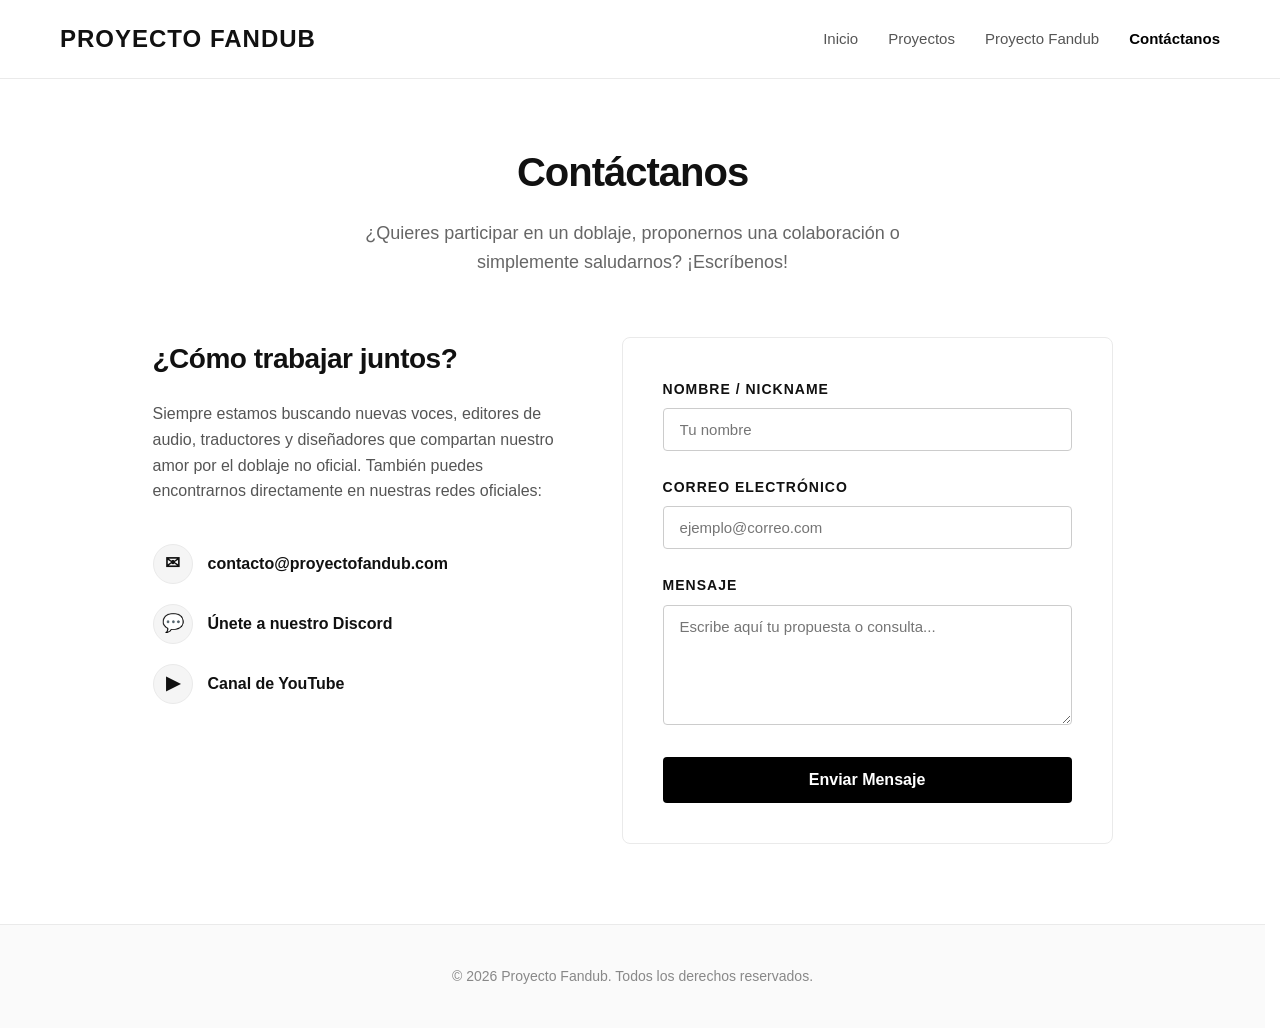
<file: contactanos.html>
<!DOCTYPE html>
<html lang="es">
<head>
    <meta charset="UTF-8">
    <meta name="viewport" content="width=device-width, initial-scale=1.0">
    <title>Proyecto Fandub | Contáctanos</title>
    <style>
        /* Previene el salto de diseño (Layout Shift) al cambiar entre páginas con y sin scrollbar */
        html {
            scrollbar-gutter: stable;
        }

        /* Estilos Globales - Minimalista Blanco y Negro */
        * {
            margin: 0;
            padding: 0;
            box-sizing: border-box;
            font-family: 'Segoe UI', Tahoma, Geneva, Verdana, sans-serif;
        }

        body {
            background-color: #ffffff;
            color: #111111;
            line-height: 1.6;
            overflow-x: hidden; /* Evita scrolls horizontales en pantallas móviles */
        }

        /* ==========================================================================
           Barra de Navegación (Nav) - IDÉNTICA AL INDEX
           ========================================================================== */
        header {
            position: fixed;
            top: 0;
            left: 0;
            width: 100%;
            background-color: rgba(255, 255, 255, 0.98);
            border-bottom: 1px solid #eaeaea;
            z-index: 1000;
        }

        .nav-container {
            max-width: 1200px;
            margin: 0 auto;
            display: flex;
            justify-content: space-between;
            align-items: center;
            padding: 20px;
            position: relative;
        }

        .logo {
            font-size: 24px;
            font-weight: 800;
            letter-spacing: 1px;
            text-transform: uppercase;
            white-space: nowrap;
        }

        /* Botón de Hamburguesa (Oculto por defecto en PC) */
        .menu-toggle {
            display: none;
            flex-direction: column;
            gap: 5px;
            background: none;
            border: none;
            cursor: pointer;
            padding: 5px;
            z-index: 1001;
        }

        .menu-toggle span {
            display: block;
            width: 25px;
            height: 3px;
            background-color: #111111;
            transition: all 0.3s ease;
        }

        /* Animación del botón de hamburguesa al transformarse en X */
        .menu-toggle.open span:nth-child(1) {
            transform: translateY(8px) rotate(45deg);
        }
        .menu-toggle.open span:nth-child(2) {
            opacity: 0;
        }
        .menu-toggle.open span:nth-child(3) {
            transform: translateY(-8px) rotate(-45deg);
        }

        nav ul {
            display: flex;
            list-style: none;
            gap: 30px;
        }

        nav ul li a {
            text-decoration: none;
            color: #555555;
            font-weight: 500;
            font-size: 15px;
            transition: color 0.3s ease;
            white-space: nowrap;
        }

        nav ul li a:hover, nav ul li a.active {
            color: #000000;
            font-weight: 700;
        }

        /* Adaptación móvil de la Nav */
        @media (max-width: 768px) {
            .menu-toggle {
                display: flex;
            }

            nav ul {
                display: none; /* Oculto por defecto en móvil */
                flex-direction: column;
                position: absolute;
                top: 100%;
                left: 0;
                width: 100%;
                background-color: #ffffff;
                border-bottom: 1px solid #eaeaea;
                padding: 20px;
                gap: 20px;
                box-shadow: 0 10px 15px rgba(0,0,0,0.05);
            }

            /* Clase que activa el menú con JavaScript */
            nav ul.show {
                display: flex;
            }

            nav ul li {
                width: 100%;
                text-align: center;
            }

            nav ul li a {
                display: block;
                font-size: 18px;
                padding: 10px 0;
            }
        }

        /* ==========================================================================
           Contenido Principal
           ========================================================================== */
        main {
            max-width: 1000px;
            margin: 140px auto 80px auto;
            padding: 0 20px;
        }

        .contact-header {
            text-align: center;
            margin-bottom: 60px;
        }

        .contact-header h1 {
            font-size: 40px;
            font-weight: 800;
            letter-spacing: -1px;
            margin-bottom: 15px;
        }

        .contact-header p {
            font-size: 18px;
            color: #666666;
            max-width: 600px;
            margin: 0 auto;
        }

        .contact-container {
            display: grid;
            grid-template-columns: 1fr 1.2fr;
            gap: 60px;
            align-items: start;
        }

        .contact-info h2 {
            font-size: 28px;
            font-weight: 700;
            margin-bottom: 20px;
            letter-spacing: -0.5px;
        }

        .contact-info p {
            color: #555555;
            margin-bottom: 30px;
            font-size: 16px;
        }

        .social-links {
            margin-top: 40px;
        }

        .social-item {
            display: flex;
            align-items: center;
            margin-bottom: 20px;
            text-decoration: none;
            color: #111111;
            font-weight: 600;
            font-size: 16px;
            transition: opacity 0.3s ease;
        }

        .social-item:hover {
            opacity: 0.7;
        }

        .social-icon {
            width: 40px;
            height: 40px;
            background-color: #f5f5f5;
            border: 1px solid #eaeaea;
            border-radius: 50%;
            display: flex;
            align-items: center;
            justify-content: center;
            margin-right: 15px;
            font-size: 18px;
        }

        .contact-form {
            background-color: #ffffff;
            border: 1px solid #eaeaea;
            border-radius: 8px;
            padding: 40px;
        }

        .form-group {
            margin-bottom: 25px;
        }

        .form-group label {
            display: block;
            font-size: 14px;
            font-weight: 600;
            margin-bottom: 8px;
            text-transform: uppercase;
            letter-spacing: 1px;
        }

        .form-group input, .form-group textarea {
            width: 100%;
            padding: 12px 16px;
            border: 1px solid #cccccc;
            border-radius: 4px;
            font-size: 15px;
            background-color: #ffffff;
            color: #111111;
            transition: border-color 0.3s ease;
            outline: none;
        }

        .form-group input:focus, .form-group textarea:focus {
            border-color: #000000;
        }

        .form-group textarea {
            resize: vertical;
            min-height: 120px;
        }

        .btn-submit {
            display: block;
            width: 100%;
            padding: 14px;
            background-color: #000000;
            color: #ffffff;
            border: none;
            border-radius: 4px;
            font-size: 16px;
            font-weight: 600;
            cursor: pointer;
            transition: background-color 0.3s ease;
        }

        .btn-submit:hover {
            background-color: #333333;
        }

        /* Ajustes específicos de contacto para móviles */
        @media (max-width: 768px) {
            main {
                margin-top: 110px; /* Equilibra la distancia del menú */
            }
            .contact-header h1 {
                font-size: 32px;
            }
            .contact-container {
                grid-template-columns: 1fr;
                gap: 40px;
            }
            .contact-form {
                padding: 25px 20px;
            }
        }

        footer {
            border-top: 1px solid #eaeaea;
            padding: 40px 20px;
            text-align: center;
            font-size: 14px;
            color: #888888;
            background-color: #fafafa;
            margin-top: 80px;
        }
    </style>
</head>
<body>

    <header>
        <div class="nav-container">
            <div class="logo">Proyecto Fandub</div>
            
            <button class="menu-toggle" id="mobileMenuBtn" aria-label="Abrir menú">
                <span></span>
                <span></span>
                <span></span>
            </button>

            <nav>
                <ul id="navLinks">
                    <li><a href="index.html">Inicio</a></li>
                    <li><a href="proyectos.html">Proyectos</a></li>
                    <li><a href="proyecto-fandub.html">Proyecto Fandub</a></li>
                    <li><a href="contactanos.html" class="active">Contáctanos</a></li>
                </ul>
            </nav>
        </div>
    </header>

    <main>
        <div class="contact-header">
            <h1>Contáctanos</h1>
            <p>¿Quieres participar en un doblaje, proponernos una colaboración o simplemente saludarnos? ¡Escríbenos!</p>
        </div>

        <section class="contact-container">
            <div class="contact-info">
                <h2>¿Cómo trabajar juntos?</h2>
                <p>Siempre estamos buscando nuevas voces, editores de audio, traductores y diseñadores que compartan nuestro amor por el doblaje no oficial. También puedes encontrarnos directamente en nuestras redes oficiales:</p>
                
                <div class="social-links">
                    <a href="#" class="social-item">
                        <div class="social-icon">✉</div>
                        <span>contacto@proyectofandub.com</span>
                    </a>
                    <a href="#" class="social-item">
                        <div class="social-icon">💬</div>
                        <span>Únete a nuestro Discord</span>
                    </a>
                    <a href="#" class="social-item">
                        <div class="social-icon">▶</div>
                        <span>Canal de YouTube</span>
                    </a>
                </div>
            </div>

            <form class="contact-form" onsubmit="event.preventDefault(); alert('¡Mensaje enviado con éxito!');">
                <div class="form-group">
                    <label for="name">Nombre / Nickname</label>
                    <input type="text" id="name" placeholder="Tu nombre" required>
                </div>
                <div class="form-group">
                    <label for="email">Correo Electrónico</label>
                    <input type="email" id="email" placeholder="ejemplo@correo.com" required>
                </div>
                <div class="form-group">
                    <label for="message">Mensaje</label>
                    <textarea id="message" placeholder="Escribe aquí tu propuesta o consulta..." required></textarea>
                </div>
                <button type="submit" class="btn-submit">Enviar Mensaje</button>
            </form>
        </section>
    </main>

    <footer>
        <p>&copy; 2026 Proyecto Fandub. Todos los derechos reservados.</p>
    </footer>

    <script>
        document.addEventListener('DOMContentLoaded', () => {
            const mobileMenuBtn = document.getElementById('mobileMenuBtn');
            const navLinks = document.getElementById('navLinks');

            // Alternar clases al presionar el botón
            mobileMenuBtn.addEventListener('click', () => {
                navLinks.classList.toggle('show');
                mobileMenuBtn.classList.toggle('open');
            });

            // Cerrar el menú si el usuario toca la pantalla fuera de él
            document.addEventListener('click', (e) => {
                if (!mobileMenuBtn.contains(e.target) && !navLinks.contains(e.target)) {
                    navLinks.classList.remove('show');
                    mobileMenuBtn.classList.remove('open');
                }
            });
        });
    </script>
</body>
</html>
</file>
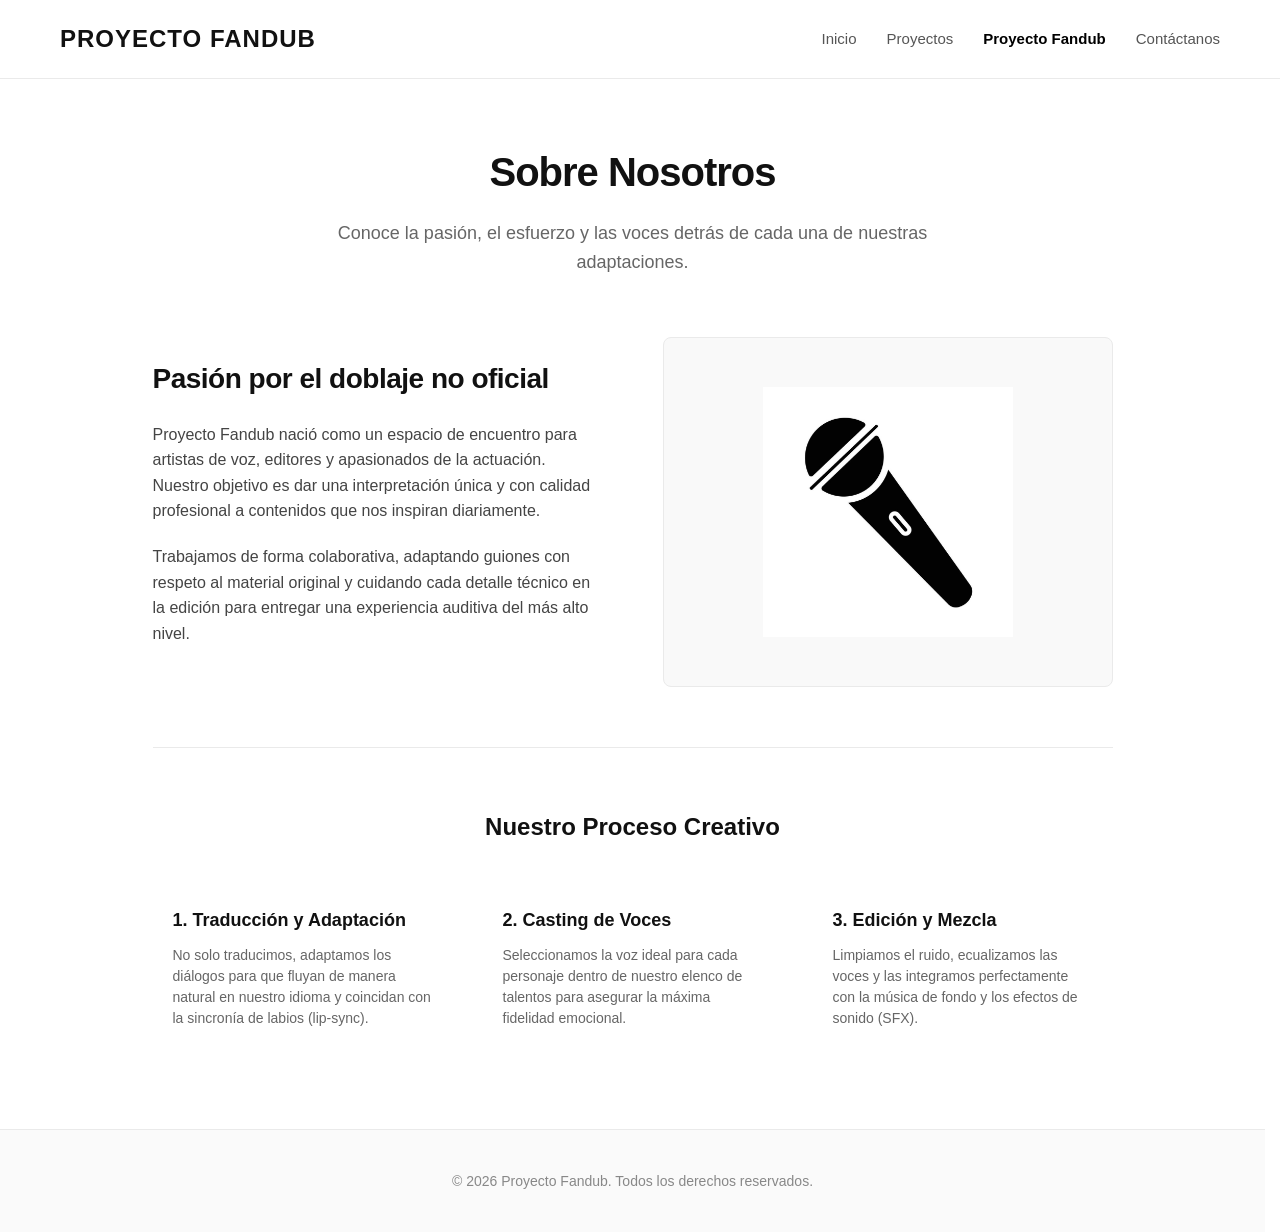
<file: proyecto-fandub.html>
<!DOCTYPE html>
<html lang="es">
<head>
    <meta charset="UTF-8">
    <meta name="viewport" content="width=device-width, initial-scale=1.0">
    <title>Proyecto Fandub | Sobre Nosotros</title>
    <style>
        /* Previene el salto de diseño (Layout Shift) al cambiar entre páginas con y sin scrollbar */
        html {
            scrollbar-gutter: stable;
        }

        /* Estilos Globales - Minimalista Blanco y Negro */
        * {
            margin: 0;
            padding: 0;
            box-sizing: border-box;
            font-family: 'Segoe UI', Tahoma, Geneva, Verdana, sans-serif;
        }

        body {
            background-color: #ffffff;
            color: #111111;
            line-height: 1.6;
            overflow-x: hidden; /* Evita scrolls horizontales en pantallas táctiles */
        }

        /* ==========================================================================
           Barra de Navegación (Nav) - IDÉNTICA AL INDEX
           ========================================================================== */
        header {
            position: fixed;
            top: 0;
            left: 0;
            width: 100%;
            background-color: rgba(255, 255, 255, 0.98);
            border-bottom: 1px solid #eaeaea;
            z-index: 1000;
        }

        .nav-container {
            max-width: 1200px;
            margin: 0 auto;
            display: flex;
            justify-content: space-between;
            align-items: center;
            padding: 20px;
            position: relative;
        }

        .logo {
            font-size: 24px;
            font-weight: 800;
            letter-spacing: 1px;
            text-transform: uppercase;
            white-space: nowrap;
        }

        /* Botón de Hamburguesa (Oculto por defecto en PC) */
        .menu-toggle {
            display: none;
            flex-direction: column;
            gap: 5px;
            background: none;
            border: none;
            cursor: pointer;
            padding: 5px;
            z-index: 1001;
        }

        .menu-toggle span {
            display: block;
            width: 25px;
            height: 3px;
            background-color: #111111;
            transition: all 0.3s ease;
        }

        /* Animación del botón de hamburguesa al transformarse en X */
        .menu-toggle.open span:nth-child(1) {
            transform: translateY(8px) rotate(45deg);
            background-color: #000000;
        }
        .menu-toggle.open span:nth-child(2) {
            opacity: 0;
        }
        .menu-toggle.open span:nth-child(3) {
            transform: translateY(-8px) rotate(-45deg);
            background-color: #000000;
        }

        nav ul {
            display: flex;
            list-style: none;
            gap: 30px;
        }

        nav ul li a {
            text-decoration: none;
            color: #555555;
            font-weight: 500;
            font-size: 15px;
            transition: color 0.3s ease;
            white-space: nowrap;
        }

        nav ul li a:hover, nav ul li a.active {
            color: #000000;
            font-weight: 700;
        }

        /* Adaptación móvil de la Nav y elementos */
        @media (max-width: 768px) {
            .menu-toggle {
                display: flex;
            }

            nav ul {
                display: none; /* Oculto por defecto en móvil */
                flex-direction: column;
                position: absolute;
                top: 100%;
                left: 0;
                width: 100%;
                background-color: #ffffff;
                border-bottom: 1px solid #eaeaea;
                padding: 20px;
                gap: 20px;
                box-shadow: 0 10px 15px rgba(0,0,0,0.05);
            }

            /* Clase que activa el menú con JavaScript */
            nav ul.show {
                display: flex;
            }

            nav ul li {
                width: 100%;
                text-align: center;
            }

            nav ul li a {
                display: block;
                font-size: 18px;
                padding: 10px 0;
            }
        }

        /* ==========================================================================
           Contenido Principal
           ========================================================================== */
        main {
            max-width: 1000px;
            margin: 140px auto 80px auto;
            padding: 0 20px;
        }

        /* Cabecera de la Sección */
        .about-header {
            text-align: center;
            margin-bottom: 60px;
        }

        .about-header h1 {
            font-size: 40px;
            font-weight: 800;
            letter-spacing: -1px;
            margin-bottom: 15px;
        }

        .about-header p {
            font-size: 18px;
            color: #666666;
            max-width: 600px;
            margin: 0 auto;
        }

        /* Sección Dos Columnas */
        .about-content {
            display: grid;
            grid-template-columns: 1fr 1fr;
            gap: 60px;
            margin-bottom: 60px;
            align-items: center;
        }

        .about-text h2 {
            font-size: 28px;
            font-weight: 700;
            margin-bottom: 20px;
            letter-spacing: -0.5px;
        }

        .about-text p {
            color: #444444;
            font-size: 16px;
            margin-bottom: 20px;
        }

        /* Ilustración / Caja de Diseño Minimalista */
        .about-graphic {
            background-color: #f9f9f9;
            border: 1px solid #eaeaea;
            border-radius: 8px;
            height: 350px;
            display: flex;
            flex-direction: column;
            justify-content: center;
            align-items: center;
            padding: 40px;
            text-align: center;
        }

        /* NUEVOS ESTILOS PARA EL LOGO */
        .about-graphic img {
            max-width: 80%; /* Evita que el logo sea muy grande */
            height: auto;     /* Mantiene la proporción */
            max-height: 250px; /* Limita la altura */
        }

        /* Sección de Flujo de Trabajo / Valores */
        .values-section {
            border-top: 1px solid #eaeaea;
            padding-top: 60px;
        }

        .values-section h3 {
            font-size: 24px;
            font-weight: 700;
            text-align: center;
            margin-bottom: 40px;
        }

        .values-grid {
            display: grid;
            grid-template-columns: repeat(auto-fit, minmax(250px, 1fr));
            gap: 30px;
        }

        .value-item {
            padding: 20px;
        }

        .value-item h4 {
            font-size: 18px;
            font-weight: 700;
            margin-bottom: 10px;
        }

        .value-item p {
            color: #666666;
            font-size: 14px;
            line-height: 1.5;
        }

        /* Ajustes adaptativos específicos de la sección en móviles */
        @media (max-width: 768px) {
            main {
                margin-top: 110px; /* Reduce espacio superior para que no quede tan abajo en móviles */
            }
            .about-header h1 {
                font-size: 32px;
            }
            .about-content {
                grid-template-columns: 1fr;
                gap: 40px;
            }
            .about-graphic {
                height: 250px;
            }
            .about-graphic img {
                max-height: 180px;
            }
        }

        /* Pie de página */
        footer {
            border-top: 1px solid #eaeaea;
            padding: 40px 20px;
            text-align: center;
            font-size: 14px;
            color: #888888;
            background-color: #fafafa;
        }
    </style>
</head>
<body>

        <header>
        <div class="nav-container">
            <div class="logo">Proyecto Fandub</div>
            
                        <button class="menu-toggle" id="mobileMenuBtn" aria-label="Abrir menú">
                <span></span>
                <span></span>
                <span></span>
            </button>

            <nav>
                <ul id="navLinks">
                    <li><a href="index.html">Inicio</a></li>
                    <li><a href="proyectos.html">Proyectos</a></li>
                    <li><a href="proyecto-fandub.html" class="active">Proyecto Fandub</a></li>
                    <li><a href="contactanos.html">Contáctanos</a></li>
                </ul>
            </nav>
        </div>
    </header>

        <main>
        <div class="about-header">
            <h1>Sobre Nosotros</h1>
            <p>Conoce la pasión, el esfuerzo y las voces detrás de cada una de nuestras adaptaciones.</p>
        </div>

        <section class="about-content">
            <div class="about-text">
                <h2>Pasión por el doblaje no oficial</h2>
                <p>Proyecto Fandub nació como un espacio de encuentro para artistas de voz, editores y apasionados de la actuación. Nuestro objetivo es dar una interpretación única y con calidad profesional a contenidos que nos inspiran diariamente.</p>
                <p>Trabajamos de forma colaborativa, adaptando guiones con respeto al material original y cuidando cada detalle técnico en la edición para entregar una experiencia auditiva del más alto nivel.</p>
            </div>
            <div class="about-graphic">
                                <img src="img/logo.jpg" alt="Logo de Proyecto Fandub | Voz y Arte" />
            </div>
        </section>

                <section class="values-section">
            <h3>Nuestro Proceso Creativo</h3>
            <div class="values-grid">
                <div class="value-item">
                    <h4>1. Traducción y Adaptación</h4>
                    <p>No solo traducimos, adaptamos los diálogos para que fluyan de manera natural en nuestro idioma y coincidan con la sincronía de labios (lip-sync).</p>
                </div>
                <div class="value-item">
                    <h4>2. Casting de Voces</h4>
                    <p>Seleccionamos la voz ideal para cada personaje dentro de nuestro elenco de talentos para asegurar la máxima fidelidad emocional.</p>
                </div>
                <div class="value-item">
                    <h4>3. Edición y Mezcla</h4>
                    <p>Limpiamos el ruido, ecualizamos las voces y las integramos perfectamente con la música de fondo y los efectos de sonido (SFX).</p>
                </div>
            </div>
        </section>
    </main>

        <footer>
        <p>&copy; 2026 Proyecto Fandub. Todos los derechos reservados.</p>
    </footer>

        <script>
        document.addEventListener('DOMContentLoaded', () => {
            const mobileMenuBtn = document.getElementById('mobileMenuBtn');
            const navLinks = document.getElementById('navLinks');

            // Alternar clases al presionar el botón
            mobileMenuBtn.addEventListener('click', () => {
                navLinks.classList.toggle('show');
                mobileMenuBtn.classList.toggle('open');
            });

            // Cerrar el menú si el usuario toca la pantalla fuera de él
            document.addEventListener('click', (e) => {
                if (!mobileMenuBtn.contains(e.target) && !navLinks.contains(e.target)) {
                    navLinks.classList.remove('show');
                    mobileMenuBtn.classList.remove('open');
                }
            });
        });
    </script>
</body>
</html>
</file>
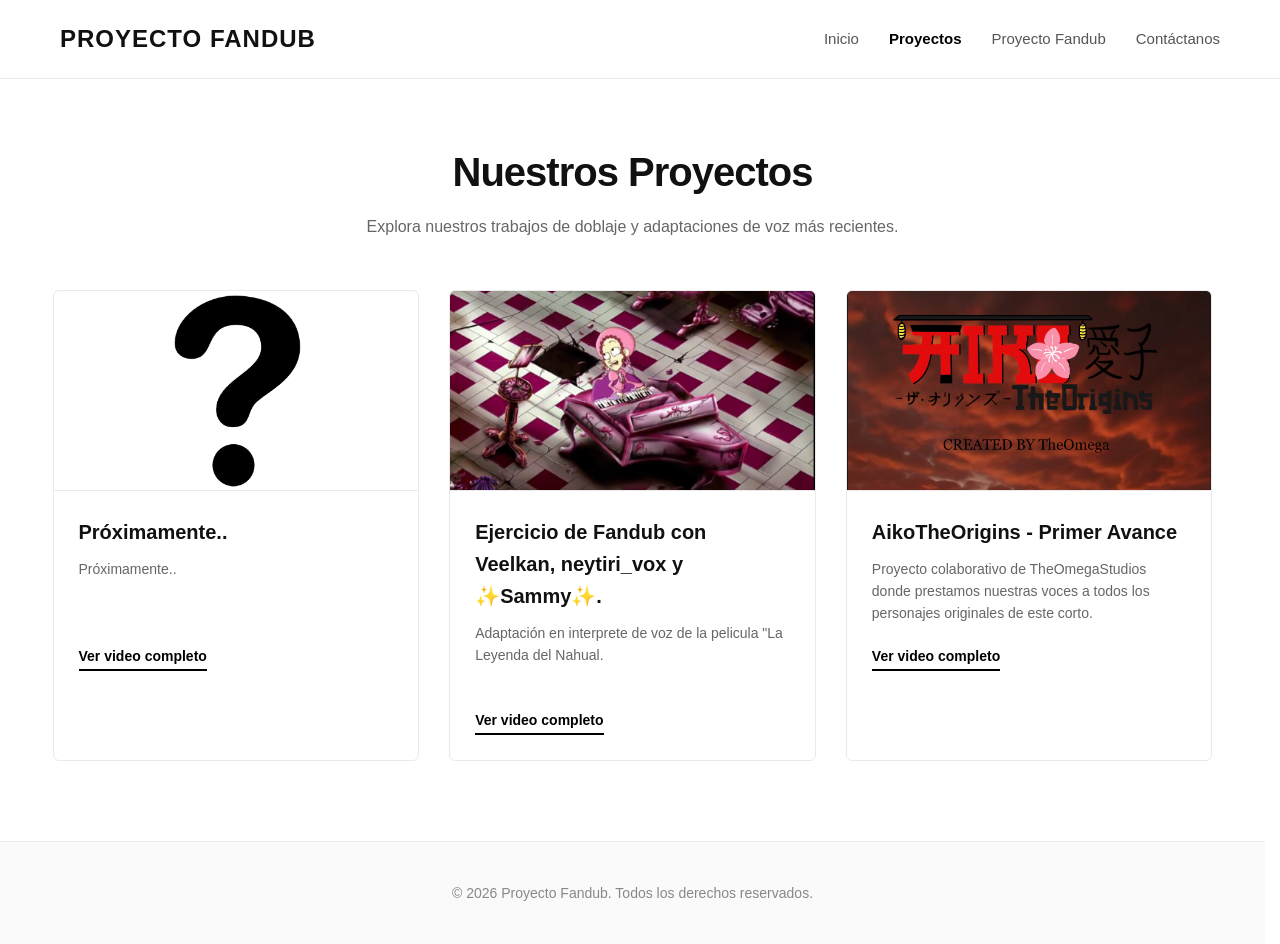
<file: proyectos.html>
<!DOCTYPE html>
<html lang="es">
<head>
    <meta charset="UTF-8">
    <meta name="viewport" content="width=device-width, initial-scale=1.0">
    <title>Proyecto Fandub | Proyectos</title>
    <style>
        /* Previene el salto de diseño (Layout Shift) al cambiar entre páginas con y sin scrollbar */
        html {
            scrollbar-gutter: stable;
        }

        /* Estilos Globales - Minimalista Blanco y Negro */
        * {
            margin: 0;
            padding: 0;
            box-sizing: border-box;
            font-family: 'Segoe UI', Tahoma, Geneva, Verdana, sans-serif;
        }

        body {
            background-color: #ffffff;
            color: #111111;
            line-height: 1.6;
            overflow-x: hidden; /* Evita scrolls horizontales raros en celular */
        }

        /* ==========================================================================
           Barra de Navegación (Nav) - IDÉNTICA AL INDEX
           ========================================================================== */
        header {
            position: fixed;
            top: 0;
            left: 0;
            width: 100%;
            background-color: rgba(255, 255, 255, 0.98);
            border-bottom: 1px solid #eaeaea;
            z-index: 1000;
        }

        .nav-container {
            max-width: 1200px;
            margin: 0 auto;
            display: flex;
            justify-content: space-between;
            align-items: center;
            padding: 20px;
            position: relative;
        }

        .logo {
            font-size: 24px;
            font-weight: 800;
            letter-spacing: 1px;
            text-transform: uppercase;
            white-space: nowrap;
        }

        /* Botón de Hamburguesa (Oculto por defecto en PC) */
        .menu-toggle {
            display: none;
            flex-direction: column;
            gap: 5px;
            background: none;
            border: none;
            cursor: pointer;
            padding: 5px;
            z-index: 1001;
        }

        .menu-toggle span {
            display: block;
            width: 25px;
            height: 3px;
            background-color: #111111;
            transition: all 0.3s ease;
        }

        /* Animación del botón de hamburguesa al transformarse en X */
        .menu-toggle.open span:nth-child(1) {
            transform: translateY(8px) rotate(45deg);
        }
        .menu-toggle.open span:nth-child(2) {
            opacity: 0;
        }
        .menu-toggle.open span:nth-child(3) {
            transform: translateY(-8px) rotate(-45deg);
        }

        nav ul {
            display: flex;
            list-style: none;
            gap: 30px;
        }

        nav ul li a {
            text-decoration: none;
            color: #555555;
            font-weight: 500;
            font-size: 15px;
            transition: color 0.3s ease;
            white-space: nowrap;
        }

        nav ul li a:hover, nav ul li a.active {
            color: #000000;
            font-weight: 700;
        }

        /* Adaptación móvil de la Nav */
        @media (max-width: 768px) {
            .menu-toggle {
                display: flex;
            }

            nav ul {
                display: none; /* Oculto por defecto en móvil */
                flex-direction: column;
                position: absolute;
                top: 100%;
                left: 0;
                width: 100%;
                background-color: #ffffff;
                border-bottom: 1px solid #eaeaea;
                padding: 20px;
                gap: 20px;
                box-shadow: 0 10px 15px rgba(0,0,0,0.05);
            }

            /* Clase que activa el menú con JavaScript */
            nav ul.show {
                display: flex;
            }

            nav ul li {
                width: 100%;
                text-align: center;
            }

            nav ul li a {
                display: block;
                font-size: 18px;
                padding: 10px 0;
            }
        }

        /* ==========================================================================
           Contenido Principal y Cuadrícula de Proyectos
           ========================================================================== */
        main {
            max-width: 1200px;
            margin: 140px auto 80px auto;
            padding: 0 20px;
        }

        .section-title {
            text-align: center;
            margin-bottom: 50px;
        }

        .section-title h1 {
            font-size: 40px;
            font-weight: 800;
            letter-spacing: -1px;
            margin-bottom: 10px;
        }

        .section-title p {
            color: #666666;
            font-size: 16px;
        }

        .projects-grid {
            display: grid;
            grid-template-columns: repeat(auto-fit, minmax(300px, 1fr));
            gap: 30px;
            margin-top: 20px;
        }

        .project-card {
            background: #ffffff;
            border: 1px solid #eaeaea;
            border-radius: 6px;
            overflow: hidden;
            transition: transform 0.3s ease, box-shadow 0.3s ease;
        }

        .project-card:hover {
            transform: translateY(-5px);
            box-shadow: 0 10px 20px rgba(0,0,0,0.05);
            border-color: #111111;
        }

        .project-thumbnail {
            width: 100%;
            height: 200px;
            object-fit: cover;
            display: block;
            border-bottom: 1px solid #eaeaea;
            transition: opacity 0.3s ease;
        }

        .project-card a:hover .project-thumbnail {
            opacity: 0.9;
        }

        .project-info {
            padding: 25px;
        }

        .project-info h3 {
            font-size: 20px;
            margin-bottom: 10px;
            font-weight: 700;
        }

        .project-info p {
            color: #666666;
            font-size: 14px;
            margin-bottom: 20px;
            height: 65px; /* Altura fija para evitar descuadres en los textos */
            overflow: hidden;
        }

        .btn-card {
            display: inline-block;
            text-decoration: none;
            color: #000000;
            font-weight: 600;
            font-size: 14px;
            border-bottom: 2px solid #000000;
            padding-bottom: 2px;
            transition: color 0.3s ease, border-color 0.3s ease;
        }

        .btn-card:hover {
            color: #666666;
            border-color: #666666;
        }

        /* Ajustes adaptativos para el título del cuerpo en móvil */
        @media (max-width: 768px) {
            main {
                margin-top: 110px; /* Reduce el margen superior en móvil para equilibrar el espacio */
            }
            .section-title h1 {
                font-size: 32px;
            }
        }

        /* Pie de página */
        footer {
            border-top: 1px solid #eaeaea;
            padding: 40px 20px;
            text-align: center;
            font-size: 14px;
            color: #888888;
            background-color: #fafafa;
        }
        
    </style>
</head>
<body>

    <!-- Barra de Navegación con Hamburguesa integrada -->
    <header>
        <div class="nav-container">
            <div class="logo">Proyecto Fandub</div>
            
            <!-- Botón de tres líneas -->
            <button class="menu-toggle" id="mobileMenuBtn" aria-label="Abrir menú">
                <span></span>
                <span></span>
                <span></span>
            </button>

            <nav>
                <ul id="navLinks">
                    <li><a href="index.html">Inicio</a></li>
                    <li><a href="proyectos.html" class="active">Proyectos</a></li>
                    <li><a href="proyecto-fandub.html">Proyecto Fandub</a></li>
                    <li><a href="contactanos.html">Contáctanos</a></li>
                </ul>
            </nav>
        </div>
    </header>

    <!-- Contenido Principal -->
    <main>
        <div class="section-title">
            <h1>Nuestros Proyectos</h1>
            <p>Explora nuestros trabajos de doblaje y adaptaciones de voz más recientes.</p>
        </div>

        <div class="projects-grid">
            
            <!-- Tarjeta 1 -->
            <div class="project-card">
                <a href="https://www.youtube.com/watch?v=dQw4w9WgXcQ" target="_blank">
                    <img class="project-thumbnail" src="img/Signo-de-interrogacion.png" alt="Miniatura Fandub Anime X">
                </a>
                <div class="project-info">
                    <h3>Próximamente..</h3>
                    <p>Próximamente..</p>
                    <a href="https://www.youtube.com/watch?v=dQw4w9WgXcQ" target="_blank" class="btn-card">Ver video completo</a>
                </div>
            </div>

            <!-- Tarjeta 2 -->
            <div class="project-card">
                <a href="https://www.tiktok.com/@veelkan.god/video/7634377983473519890?is_from_webapp=1&sender_device=pc&web_id=7598018870616311317" target="_blank">
                    <img class="project-thumbnail" src="img/fandub.example.png" alt="Miniatura Videojuego Y">
                </a>
                <div class="project-info">
                    <h3>Ejercicio de Fandub con Veelkan, neytiri_vox y ✨Sammy✨.</h3>
                    <p>Adaptación en interprete de voz de la pelicula "La Leyenda del Nahual.</p>
                    <a href="https://www.tiktok.com/@veelkan.god/video/7634377983473519890?is_from_webapp=1&sender_device=pc&web_id=7598018870616311317" target="_blank" class="btn-card">Ver video completo</a>
                </div>
            </div>

            <!-- Tarjeta 3 -->
            <div class="project-card">
                <a href="https://youtu.be/sxepfPibFE8?si=zi6J4DDOxwSLpVT0" target="_blank">
                    <img class="project-thumbnail" src="img/primer avance aiko.png" alt="Miniatura Cortometraje Z">
                </a>
                <div class="project-info">
                    <h3>AikoTheOrigins - Primer Avance</h3>
                    <p>Proyecto colaborativo de TheOmegaStudios donde prestamos nuestras voces a todos los personajes originales de este corto.</p>
                    <a href="https://youtu.be/sxepfPibFE8?si=zi6J4DDOxwSLpVT0" target="_blank" class="btn-card">Ver video completo</a>
                </div>
            </div>

        </div>
    </main>

    <footer>
        <p>&copy; 2026 Proyecto Fandub. Todos los derechos reservados.</p>
    </footer>

    <!-- Lógica de activación de la Hamburguesa -->
    <script>
        document.addEventListener('DOMContentLoaded', () => {
            const mobileMenuBtn = document.getElementById('mobileMenuBtn');
            const navLinks = document.getElementById('navLinks');

            // Alternar clases al presionar el botón
            mobileMenuBtn.addEventListener('click', () => {
                navLinks.classList.toggle('show');
                mobileMenuBtn.classList.toggle('open');
            });

            // Cerrar el menú si el usuario toca la pantalla fuera de él
            document.addEventListener('click', (e) => {
                if (!mobileMenuBtn.contains(e.target) && !navLinks.contains(e.target)) {
                    navLinks.classList.remove('show');
                    mobileMenuBtn.classList.remove('open');
                }
            });
        });
    </script>
</body>
</html>
</file>
